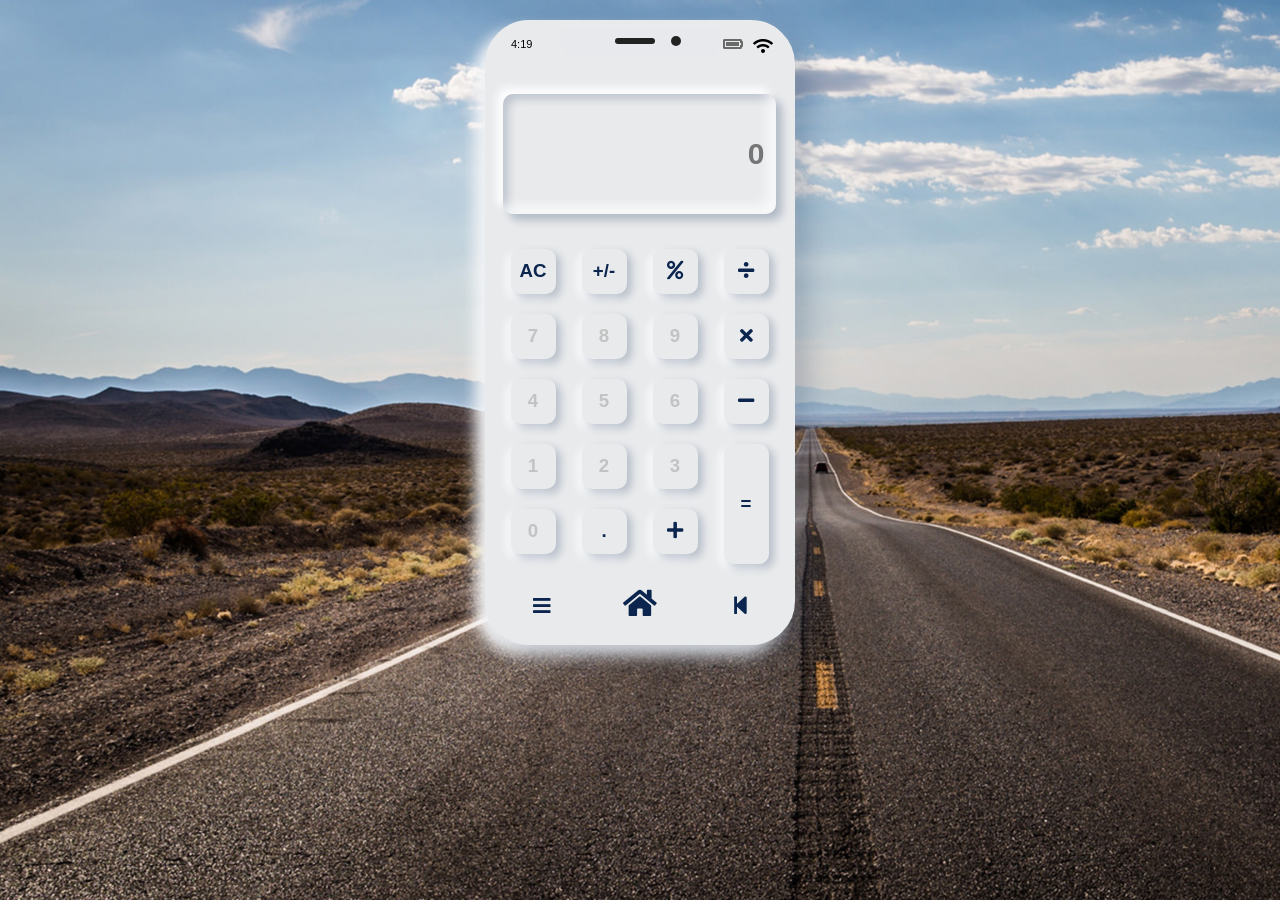
<file: index.html>
<!DOCTYPE html>
<html lang="en">
<head>
    <meta charset="UTF-8">
    <meta name="viewport" content="width=device-width, initial-scale=1.0">
    <title>Calculator UI -Neumorphism - white</title>
     <link rel="stylesheet" href="https://cdn.jsdelivr.net/npm/bootstrap@4.5.3/dist/css/bootstrap.min.css"> 
    <link rel="stylesheet" href="https://cdnjs.cloudflare.com/ajax/libs/font-awesome/5.11.2/css/all.min.css">   

    <link rel="stylesheet" href="style.css">
</head>
<body>

<div class="container">
    <div class="iphone-x">
        <div class="screen">
            <div class="notch">
                <div class="sound"></div>
                <div class="camera"></div>
            </div>
            <div class="time" id="time">
                <script>
                    var time = document.getElementById('time').innerHTML;
                    var today = new Date();
                    var time = today.getHours() + ":" + today.getMinutes();
                    time = document.write(time);
                </script>
            </div>
            <div class="battery">
                <i class="fa fa-battery-full"></i>
            </div>
            <div class="wifi">
                <i class="fa fa-wifi"></i>
            </div>

            <div class="top-nav"></div>

            <form class="calculator container">
                <input type="text" placeholder="0" name="displayResult" class="area"/>

                <div class="key container" id="keyBoard">

                    <div class="first-col"></div>

                    <div class="second-col">
                        <div class="button"><button type="button" name="" value="AC" class="btn-work" onclick="displayResult.value=' '">AC</button></div>
                        <div class="button"><button type="button" name="" value="7" onclick="calcNumbers(this.value)">7</button></div>
                        <div class="button"><button type="button" name="" value="4" onclick="calcNumbers(this.value)">4</button></div>
                        <div class="button"><button type="button" name="" value="1" onclick="calcNumbers(this.value)">1</button></div>
                        <div class="button"><button type="button" name="" value="0" onclick="calcNumbers(this.value)">0</button></div>
                    </div>
                    <div class="third-col">
                        <div class="button"><button type="button" name="" value="+/-"  onclick="makeNegative(displayResult.value)" class="btn-work">+/-</button></div>
                        <div class="button"><button type="button" name="" value="8" onclick="calcNumbers(this.value)">8</button></div>
                        <div class="button"><button type="button" name="" value="5" onclick="calcNumbers(this.value)">5</button></div>
                        <div class="button"><button type="button" name="" value="2" onclick="calcNumbers(this.value)">2</button></div>
                        <div class="button"><button type="button" name="" value="." onclick="calcNumbers(this.value)" class="btn-work">.</button></div>
                    </div>
                    <div class="fourth-col">
                        <div class="button"><button type="button" name="" value="%"  onclick="calcNumbers(this.value)" class="btn-work"><i class="fa fa-percent"></i></button></div>
                        <div class="button"><button type="button" name="" value="9" onclick="calcNumbers(this.value)">9</button></div>
                        <div class="button"><button type="button" name="" value="6" onclick="calcNumbers(this.value)">6</button></div>
                        <div class="button"><button type="button" name="" value="3" onclick="calcNumbers(this.value)">3</button></div>
                        <div class="button"><button type="button" name="" value="+" onclick="calcNumbers(this.value)" class="btn-work"><i class="fa fa-plus"></i></button></div>
                    </div>
                    <div class="fifth-col">
                        <div class="button"><button type="button" name="" value="/"  onclick="calcNumbers(this.value)" class="btn-work"><i class="fa fa-divide"></i></button></div>
                        <div class="button"><button type="button" name="" value="*" onclick="calcNumbers(this.value)" class="btn-work"><i class="fa fa-times"></i></button></div>
                        <div class="button"><button type="button" name="" value="-" onclick="calcNumbers(this.value)" class="btn-work"><i class="fa fa-minus"></i></button></div>

                        <div class="button"><button type="button" name="" value="=" onclick="(displayResult.value.includes('%'))?percentage(displayResult.value):displayResult.value=eval(displayResult.value);" class="btn-equal">=</button></div>
                    </div>

                    <div class="menu"><i class="fa fa-bars"></i></div>
                    <div class="home"><i class="fa fa-home"></i></div>
                    <div class="back"><i class="fa fa-step-backward"></i></div>

                </div>
            </form>

        </div>
    </div>
</div>    

<script>

function calcNumbers(result)
{
    document.querySelector('.area').value += result;
}
function percentage(result)
{
    var result1 = String(result);
    if(result1.includes("%"))
    {
        var a, b , percent;
        var splitWord = [];
        a = Number(splitWord[0]);
        b = Number(splitWord[1]);
        percent = (a/100 * b);
        document.querySelector('.area').value = percent;
    }
}
function makeNegative(result)
{
    if(result.charAt(0)=='_')
    {
        document.querySelector('.area').value = result.replace('-','');
    }
    else
    {
        document.querySelector('.area').value = '-' + result;
    }
}
</script>
    
</body>
</html>
</file>
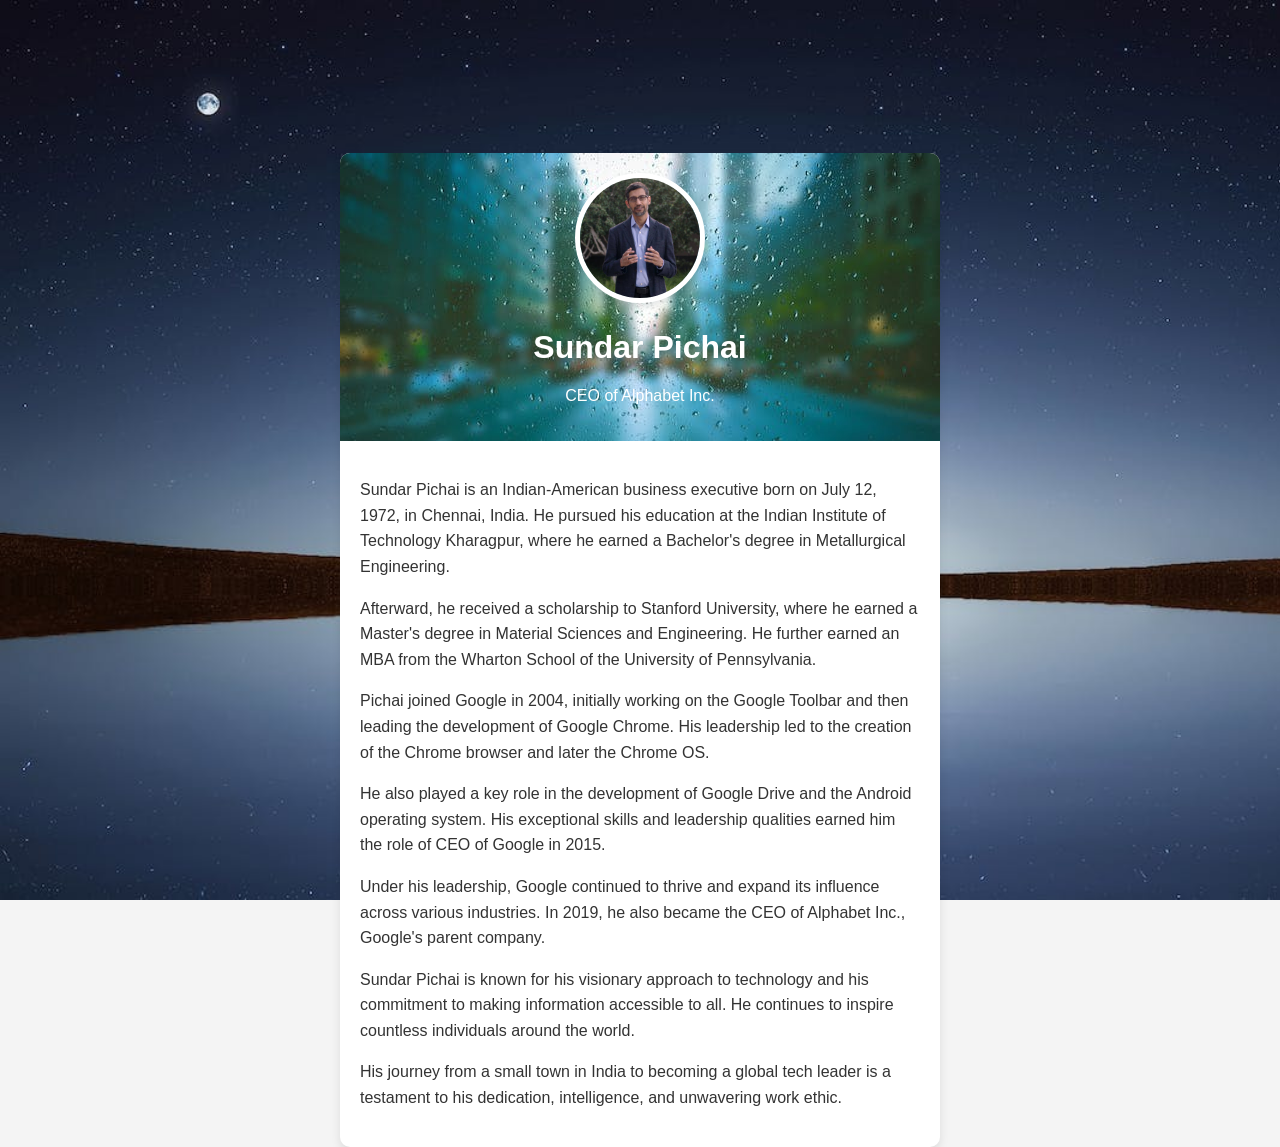
<file: bio.html>
<!DOCTYPE html>
<html lang="en">
<head>
<meta charset="UTF-8">
<meta name="viewport" content="width=device-width, initial-scale=1.0">
<style>
  body { 

    background: #e8eaec; 
    background-image: url('bg3.jpeg');
    background-repeat: no-repeat;
    background-attachment: fixed;
    background-size: cover;

    font-family: Arial, sans-serif;
    background-color: #f4f4f4;
    margin: 0;
    padding: 0;
  }
  .biography-container {
    display: flex;
    justify-content: center;
    align-items: center;
    height: 100vh;
  }
  .biography-card {
    max-width: 600px;
    background-color: #fff;
    box-shadow: 0 4px 10px rgba(0, 0, 0, 0.1);
    border-radius: 10px;
    overflow: hidden;
  }
  .biography-card-header { 
    background-image: url('bg2.jpeg');
    background-color: #3498db;
    color: #fff;
    padding: 20px;
    text-align: center;
  }
  .profile-image {
    border-radius: 50%;
    width: 120px;
    height: 120px;
    object-fit: cover;
    border: 5px solid #fff;
    box-shadow: 0 4px 6px rgba(0, 0, 0, 0.1);
  }
  .biography-content {
    padding: 20px;
    line-height: 1.6;
    font-size: 16px;
    color: #333;
  }
</style>
<title>Sundar Pichai Biography</title>
</head>
<body style=" margin-top: 200px;">
  <div class="biography-container">
    <div class="biography-card">
      <div class="biography-card-header">
        <img src="sundar.jpg" alt="Sundar Pichai" class="profile-image">
        <h1>Sundar Pichai</h1>
        <p>CEO of Alphabet Inc.</p>
      </div>
      <div class="biography-content">
       <p>Sundar Pichai is an Indian-American business executive born on July 12, 1972, in Chennai, India. He pursued his education at the Indian Institute of Technology Kharagpur, where he earned a Bachelor's degree in Metallurgical Engineering.</p>
        <p>Afterward, he received a scholarship to Stanford University, where he earned a Master's degree in Material Sciences and Engineering. He further earned an MBA from the Wharton School of the University of Pennsylvania.</p>
        <p>Pichai joined Google in 2004, initially working on the Google Toolbar and then leading the development of Google Chrome. His leadership led to the creation of the Chrome browser and later the Chrome OS.</p>
        <p>He also played a key role in the development of Google Drive and the Android operating system. His exceptional skills and leadership qualities earned him the role of CEO of Google in 2015.</p>
        <p>Under his leadership, Google continued to thrive and expand its influence across various industries. In 2019, he also became the CEO of Alphabet Inc., Google's parent company.</p>
        <p>Sundar Pichai is known for his visionary approach to technology and his commitment to making information accessible to all. He continues to inspire countless individuals around the world.</p>
        <p>His journey from a small town in India to becoming a global tech leader is a testament to his dedication, intelligence, and unwavering work ethic.</p>
      </div>
    </div>
  </div>
</body>
</html>
</file>
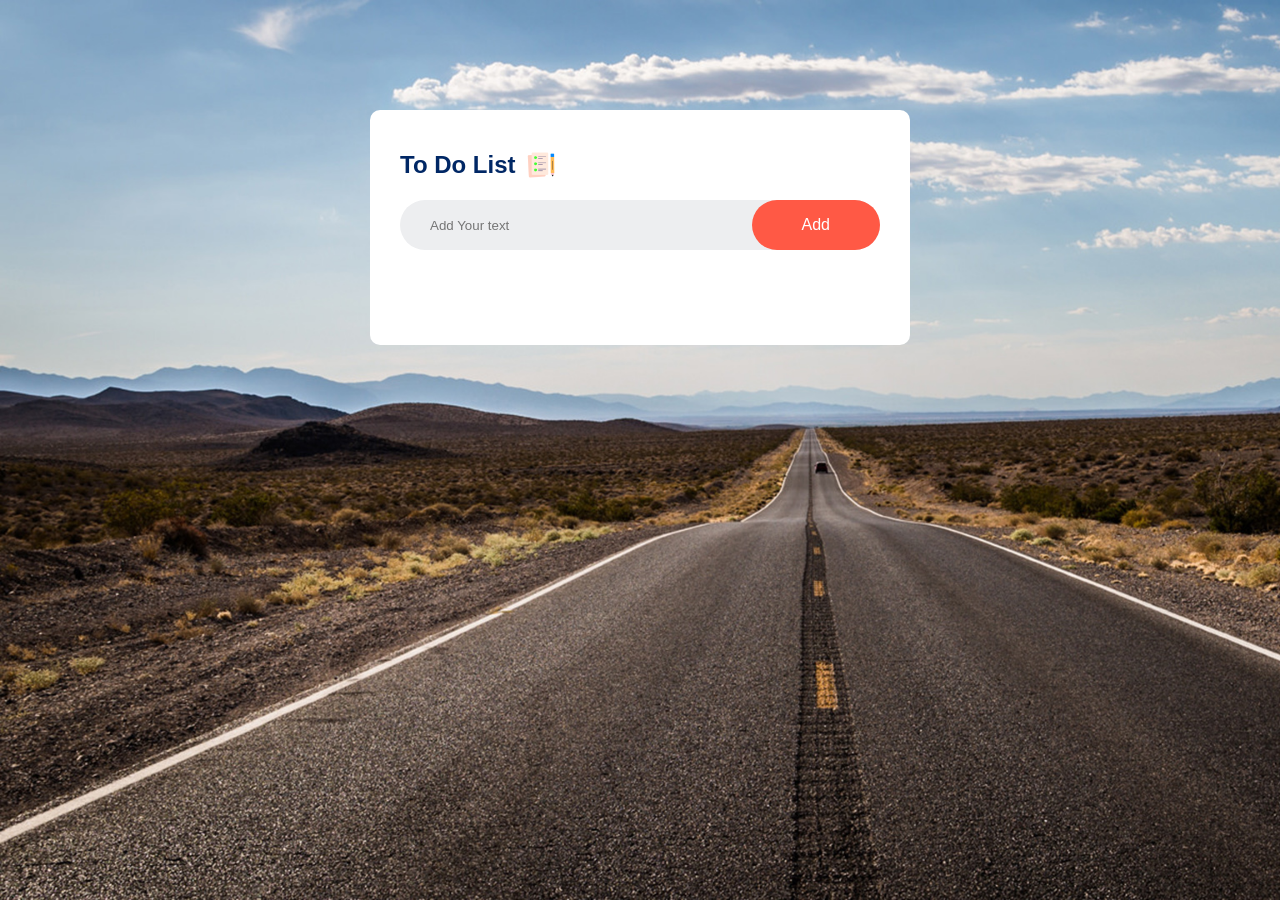
<file: todo.html>
<!DOCTYPE html>
<html>
<head>
	<meta charset="utf-8">
	<meta name="viewport" content="width=device-width, initial-scale=1">
	<title>Do to List Website</title> 
	<link rel="stylesheet" type="text/css" href="style2.css"> 
</head>
<body class="container">
	<div class="todo-app">
		<h2>To Do List <img src="icon.png"></h2>
		<div class="row">
			<input type="text" id="input-box" placeholder="Add Your text"> 
			<button onclick="addTask()">Add</button>			
		</div>	 
		<ul id="list-container">
			<!-- <li class="checked">Task 1</li>
			<li>Task 1</li> -->

		</ul>	
	</div> 
	<script src="script2.js"></script>
</body>
</html>
</file>
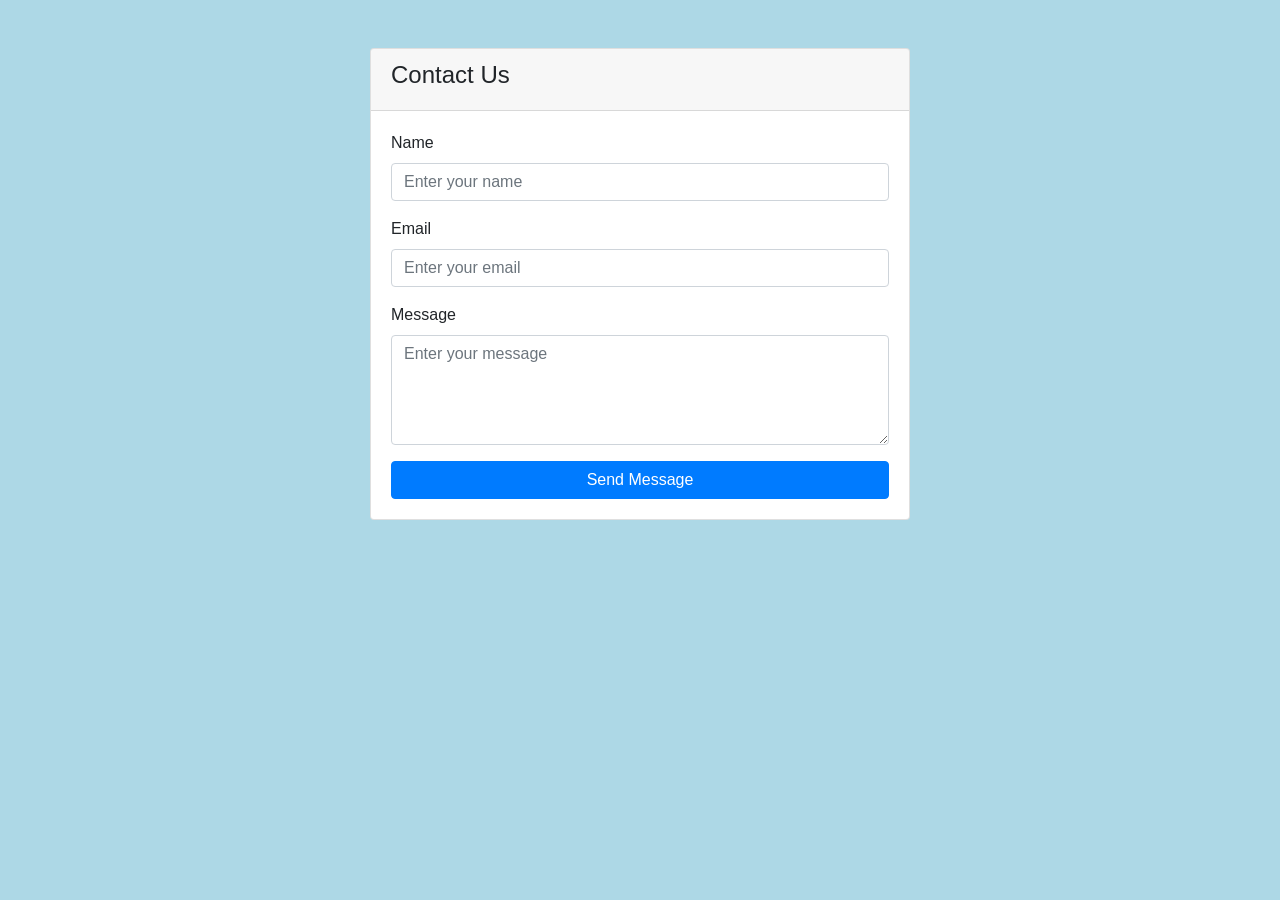
<file: Oasis/contact.html>
<!DOCTYPE html>
<html lang="en">
<head>
  <meta charset="UTF-8">
  <meta name="viewport" content="width=device-width, initial-scale=1.0">
  <title>Contact Us</title>
  <!-- Add Bootstrap CSS -->
  <link rel="stylesheet" href="https://maxcdn.bootstrapcdn.com/bootstrap/4.0.0/css/bootstrap.min.css">
</head>
<body style="background-color : lightblue;">

<div class="container">
  <div class="row justify-content-center">
    <div class="col-md-6 mt-5">
      <div class="card">
        <div class="card-header">
          <h4>Contact Us</h4>
        </div>
        <div class="card-body">
          <form>
            <div class="form-group">
              <label for="name">Name</label>
              <input type="text" class="form-control" id="name" placeholder="Enter your name">
            </div>
            <div class="form-group">
              <label for="email">Email</label>
              <input type="email" class="form-control" id="email" placeholder="Enter your email">
            </div>
            <div class="form-group">
              <label for="message">Message</label>
              <textarea class="form-control" id="message" rows="4" placeholder="Enter your message"></textarea>
            </div>
            <button type="submit" class="btn btn-primary btn-block">Send Message</button>
          </form>
        </div>
      </div>
    </div>
  </div>
</div>

<!-- Add Bootstrap JS -->
<script src="https://maxcdn.bootstrapcdn.com/bootstrap/4.0.0/js/bootstrap.min.js"></script>

</body>
</html>
</file>
<file: style.css>
* {
    margin: 0;
    padding: 0;
    font-family: 'Roboto', sans-serif;
}
body {
    background: #e8eaec; 
    background-image: url('bg.avif');
    background-repeat: no-repeat;
    background-attachment: fixed;
    background-size: cover;
}

.iphone-x {
    margin-top: 20px;
}
.iphone-x .screen {
    width: 42%;
    height: 625px;
    margin: 0 auto;
    border: 8px solid #e8eaec;
    min-width: 310px;
    max-width: 310px;
    border-radius: 44px;
    background: #e8eaec;
    box-shadow: 12px 12px 32px rgba(13,39,80,0.25),-10px 10px 15px #fff
}
.screen .notch {
    width: 159px;
    height: 30px;
    margin: 0px auto;
    background: #e8eaece1;
    border-bottom-right-radius: 15px;
    border-bottom-left-radius:15px ;
}
.sound {
    top: 10px;
    left: 54px;
    width: 40px;
    height: 6px;
    position: relative;
    background: #222;
    border-radius: 10px;
}
.camera {
    top: 2px;
    left: 110px;
    width: 10px;
    height: 10px;
    position: relative;
    background: #222;
    border-radius: 100px;
}
.time {
    color: #000;
    width: 60px;
    font-size: 11px;
    margin-top: -22px;
    background: transparent;
    margin-left: 18px;
}
.battery {
    margin-top:-20px;
}
.battery i {
    color: rgba(0,0,0,0.548);
    margin-left: 230px !important;
}
.wifi {
    margin-top: -22px !important;
    margin-left: 260px;
}
.wifi i {
    color: rgb(0,0,0);
    margin-top: -20px;
}
.top-nav {
    width: 100%;
    height: 40px;
    display: -webkit-box;
    display: -ms-flexbox;
    display: flex;
    -webkit-box-align: center;
    align-items: center;
    background: transparent;
    -webkit-box-orient: horizontal;
    -webkit-box-direction: normal;
    -ms-flex-direction: row;
    flex-direction: row;
    -ms-flex-pack: distribute;
    justify-content: space-around;
}
.area {
    min-width: 50% !important;
    width: 93% !important;
    min-height: 120px !important;
    margin-left: -5px;
    margin-top: -5px;
    font-size: 30px !important;
    text-align: center;
    text-align: right;
    overflow: scroll;
    outline: none;
    border: none;
    font-weight: bold;
    color: #0b254e;
    background: #e8eaec;
    border-radius: 10px;
    padding: 12px;
    box-shadow: 6px 6px 8px rgba(13, 39, 80, 0.25),-6px -6px 10px #fff,inset -8px -8px 12px rgba(255,255,255,0.7),inset 5px 5px 8px rgba(13,39,80,0.2);

}
.calculator {
    margin: 0;
    box-sizing: content-box;
}
.key {
    float:  left !important;
    font-size: 15pt;
    display: flex !important;
    margin: -5%;
    margin-left: auto !important;
    margin-right: auto !important;
}
.first-col,.second-col,.third-col,.fourth-col,.fifth-col {
    padding: 10px;
    white-space: wrap;
    margin: -9.5px;
    display: inline-block;
    margin-top: 20px !important;
    justify-content: space-between !important;
}
.button {
    display: block;
    padding-left: 40px;
    min-height: 40px;
    padding-right: 30px;
    white-space: wrap;
    word-wrap: break-word;
    margin-top: 20px;
    justify-content: space-between !important;
}
button {
    position: relative;
    margin-left: -54px !important;
    min-width: 45px;
    align-items: center;
    justify-content: center;
    text-align: center;
    padding: 0px;
    background: transparent;
    color: #c2c3c3 !important;
    border: none !important;
    border-radius: 10px !important;
    height: 45px;
    outline: none;
    font-weight:  bold !important;
    font-size: 14pt !important;
    box-shadow: 4px 4px 8px rgba(13, 39,80,0.25),-4px 4px 8px #fff;
}
.btn-work {
    color: #0b254e !important;
}
.btn-equal {
    color: #0b254e !important;
    height: 120px !important;
}
button:focus {
    cursor: pointer;
    outline: none !important;
    border: none !important;

}
button:active {
    box-shadow: 
    -3px -3px 7px #a0a0a032,
    3px 3px 5px rgba(94, 104, 121, 0.417);
    outline: none !important;
    border: none !important;
}
button:hover {
    color: #696a6a !important;
}
.btn-work:hover,.btn-equal:hover {
    color:#0b254e !important;
}
.home {
    margin-top: 382px;
    margin-left: 72px;
    font-size: 30px;
    cursor: pointer;
    color: #0b254e;
}
.menu {
    margin-top: 392px;
    margin-left: -275px;
    font-size: 20px;
    cursor: pointer;
    color: #0b254e;
}
.back {
    margin-top: 392px;
    margin-left: 75px;
    font-size: 20px;
    cursor: pointer;
    color: #0b254e;
}
</file>
<file: style2.css>
* {
	margin: 0;
	padding: 0;
	font-family: 'Poppins', sans-serif; 
	box-sizing: border-box;
} 

.container {
	width: 100%; 
	min-height: 100vh;
	background: linear-gradient(135deg, #153677, #4e085f); 
	padding: 10px; 

	background-image: url('bg.avif');
    background-repeat: no-repeat;
    background-attachment: fixed;
    background-size: cover;
} 

.todo-app {
	width: 100%;
	max-width: 540px;
	background: #fff;
	margin: 100px auto 20px;
	padding: 40px 30px 70px; 
	border-radius: 10px;
} 

.todo-app h2{
	color: #002765;
	display: flex;
	align-items: center; 
	margin-bottom: 20px;
}  
.todo-app h2 img {
	width: 30px; 
	margin-left: 10px;
} 

.row {
	display: flex; 
	align-items: center; 
	justify-content: space-between; 
	background: #edeef0; 
	border-radius: 30px; 
	padding-left: 20px; 
	margin-bottom: 25px;
} 

input {
	flex : 1; 
	border : none; 
	outline: none; 
	background: transparent; 
	padding: 10px; 
	font-weight: 14px;
}

button {
	border : none; 
	outline: none; 
	padding: 16px 50px; 
	background: #ff5945; 
	color: #fff;
	font-size: 16px; 
	cursor: pointer; 
	border-radius: 40px;
} 

ul li{
	list-style: none; 
	font-size: 17px; 
	padding: 12px 8px 12px 50px; 
	user-select: none;
	cursor: pointer; 
	position: relative;
} 

ul li::before {
	content: ''; 
	position: absolute; 
	height: 28px; 
	width: 28px; 
	border-radius: 50%; 
	background-image: url(unchecked.png); 
	background-size: cover; 
	background-position: center; 
	top: 12px;
	left: 8px;
} 

ul li.checked {
	color: #555; 
	text-decoration: line-through;
} 
ul li.checked::before {
	background-image: url(checked.png);
} 

ul li span {
	position: absolute; 
	right: 0;
	top: 5px; 
	width: 40px; 
	height: 40px; 
	font-size: 22px; 
	color: #555; 
	line-height: 40px; 
	text-align: center; 
	border-radius: 50px;
} 

ul li span:hover {
	background-color: #edeef0;
}
</file>
